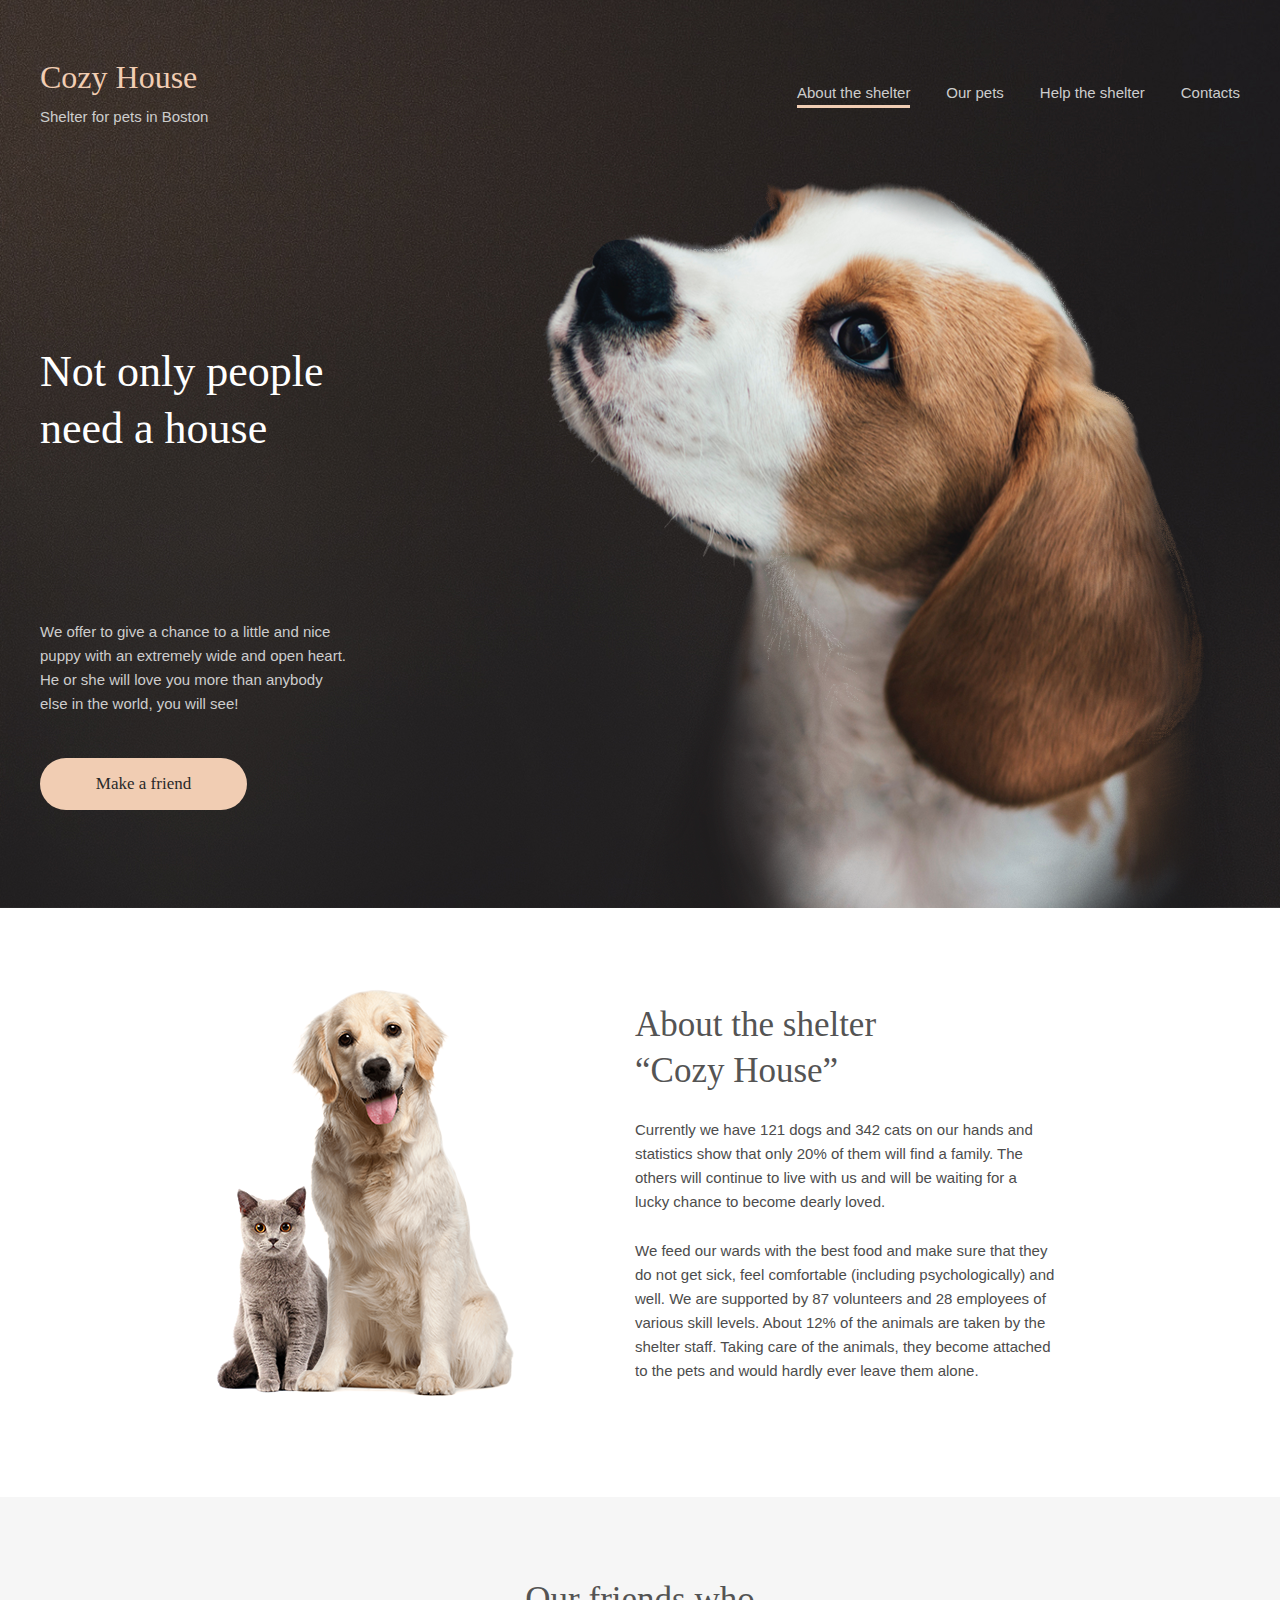
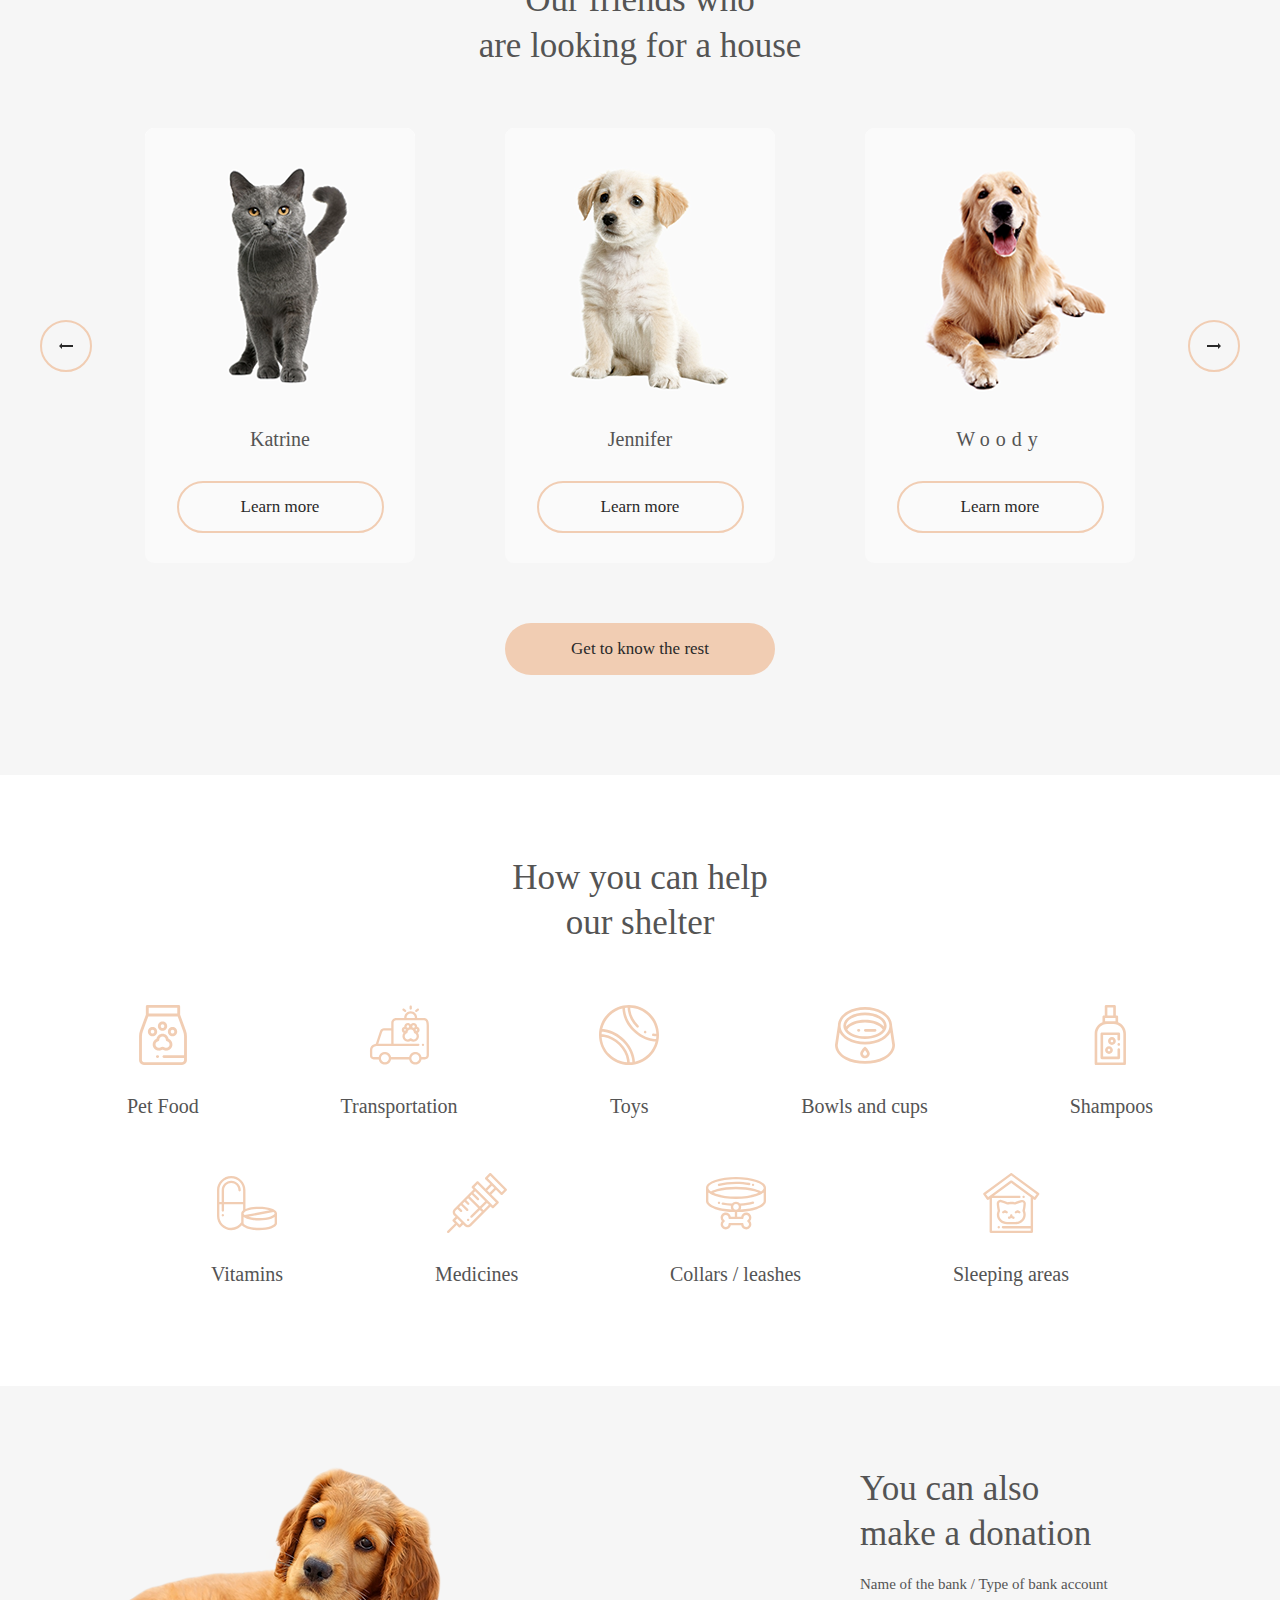
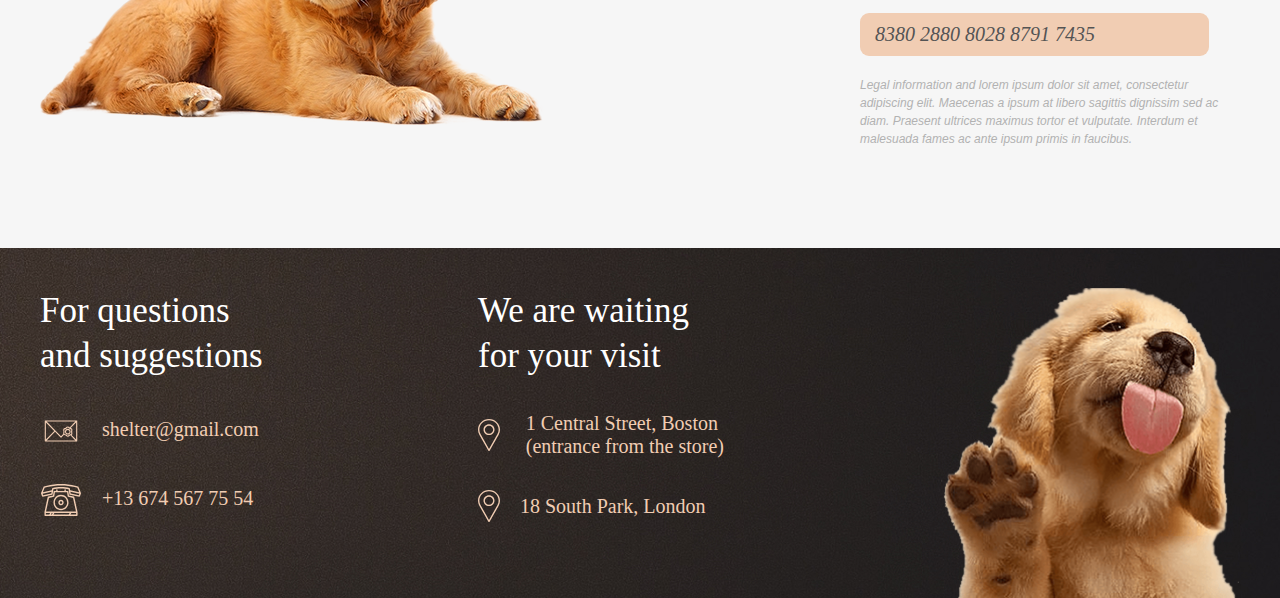
<file: Shelter/index.html>
<!DOCTYPE html>
<html lang="en">
  <head>
    <meta charset="UTF-8" />
    <meta http-equiv="X-UA-Compatible" content="IE=edge" />
    <meta name="viewport" content="width=device-width, initial-scale=1.0" />
    <title>About the shelter</title>
    <link rel="stylesheet" href="style.css" />
    <link rel="stylesheet" href="secondpage.html" />
    <script src="scripts.js" defer></script>
  </head>
  <body>
    <header>
      <div class="header-wrapper">
        <div class="header-wrapper__item">
          <a href="firstpage.html">
          <h1>Cozy House</h1>
          <p>Shelter for pets in Boston</p></a>
        </div>
        <div class="header-wrapper__item">
          <nav>
            <ul>
              <li class="pageone">
                <a href="firstpage.html">About the shelter</a>
              </li>
              <li><a href="secondpage.html">Our pets</a></li>
              <li><a href="#">Help the shelter</a></li>
              <li><a href="#">Contacts</a></li>
            </ul>
          </nav>
          <div class="mob-menu" ><img src="img/Burger.png" alt="burger" />
            <nav class="navi">
              <div class="qqq"><div class="to"><img class="qwe" src="img/Burger.png" alt="burger" /></div>
              <div class="top"><h1>Cozy House</h1>
          <p>Shelter for pets in Boston</p></div>
        </div>
              <ul class="mobik">
                <li class="pageone">
                  <a href="firstpage.html">About the shelter</a>
                </li>
                <li><a href="secondpage.html">Our pets</a></li>
                <li><a href="#">Help the shelter</a></li>
                <li><a href="#">Contacts</a></li>
              </ul>
            </nav>
        </div>
      </div>
    </header>
    <main>
      <section class="hero">
        <div class="container">
          <div class="cont">
            <div class="left">
              <h2>Not only people<br/> need a house<h2>
              <p>
                We offer to give a chance to a little and nice puppy with an
                extremely wide and open heart. He or she will love you more than
                anybody else in the world, you will see!
              </p>
              <button>Make a friend</button>
            </div>
            <div class="right"><img src="img/firstdog.png" alt="dog" /></div>
          </div>
        </div>
      </section>
      <section class="about">
        <div class="Abouttheshelter">
          <img src="img/about-pets.png" alt="catdog" />
        </div>
        <div class="contentabout">
          <h3>
            About the shelter <br />
            “Cozy House”
          </h3>
          <p class="one">
            Currently we have 121 dogs and 342 cats on our hands and statistics
            show that only 20% of them will find a family. The others will
            continue to live with us and will be waiting for a lucky chance to
            become dearly loved.
          </p>
          <p class="two">
            We feed our wards with the best food and make sure that they do not
            get sick, feel comfortable (including psychologically) and well. We
            are supported by 87 volunteers and 28 employees of various skill
            levels. About 12% of the animals are taken by the shelter staff.
            Taking care of the animals, they become attached to the pets and
            would hardly ever leave them alone.
          </p>
        </div>
      </section>
      <section class="friends">
      <div class="container">
          <h3>
            Our friends who<br>
            are looking for a house
          </h3>
          <div class="carusel">
            <button class="arrowleft">
              <img src="img/arrow_left.svg" alt="#" />
            </button>
            <div class="cale">
              <img src="img/pets-katrine.png" alt="pets-katrine" />
              <p>Katrine</p>
              <button class="c">Learn more</button>
            </div>
            <div class="cace">
              <img src="img/pets-jennifer.png" alt="pets-jennifer" />
              <p>Jennifer</p>
              <button class="c">Learn more</button>
            </div>
            <div class="cari">
              <img src="img/pets-woody.png" alt="pets-woody" />
              <p>Woody</p>
              <button class="c">Learn more</button>
            </div>
            <button class="arrowright">
              <img src="img/arrowright.svg#" alt="#" />
            </button>
          </div>
          <div class="but">
            <button>Get to know the rest</button>
          </div>
        </div>
        </section>
      <div class="container">
        <div class="canhelp">
          <h3>How you can help<br />our shelter</h3>
          <div class="flehelp">
            <div>
              <img src="img/icon-pet-food.svg" alt="#" />
              <p>Pet Food</p>
            </div>
            <div>
              <img src="img/icon-transportation.svg" alt="#" />
              <p>Transportation</p>
            </div>
            <div>
              <img src="img/icon-toys.svg" alt="#" />
              <p>Toys</p>
            </div>
            <div>
              <img src="img/icon-bowls-and-cups.svg" alt="#" />
              <p>Bowls and cups</p>
            </div>
            <div>
              <img src="img/icon-shampoos.svg" alt="#" />
              <p>Shampoos</p>
            </div>
            <div class="vi">
              <img src="img/icon-vitamins.svg" alt="#" />
              <p>Vitamins</p>
            </div>
            <div>
              <img src="img/icon-medicines.svg" alt="#" />
              <p>Medicines</p>
            </div>
            <div>
              <img src="img/icon-collars-leashes.svg" alt="#" />
              <p>Collars / leashes</p>
            </div>
            <div class="sl">
              <img src="img/icon-sleeping-area.svg" alt="#" />
              <p>Sleeping areas</p>
            </div>
          </div>
        </div>
      </div>
      <section class="don">
        <div class="container">
          <div class="wrap">
            <div class="leftdog">
              <img src="img/donation-dog.png" alt="#" />
            </div>
            <div class="rightcontent">
              <h3>You can also<br/> make a donation</h3>
              <h4>Name of the bank / Type of bank account</h4>
              <div class="card">
                <p>8380 2880 8028 8791 7435</p>
              </div>
              <p>
                Legal information and lorem ipsum dolor sit amet, consectetur
                adipiscing elit. Maecenas a ipsum at libero sagittis dignissim
                sed ac diam. Praesent ultrices maximus tortor et vulputate.
                Interdum et malesuada fames ac ante ipsum primis in faucibus.
              </p>
            </div>
          </div>
      </div>
    </section>
    </main>
    <footer>
      <div class="footer-wraper">
        <div class="container">
          <div class="contentfoot">
          <div class="foton">
            <h5>For questions<br> and suggestions</h5><div class="mail">
              <a href="mailto:shelter@gmail.com"
              ><img class="email" src="img/icon-email.svg" alt="#" />shelter@gmail.com</a></div>
              <div class="tel">
              <a href="tel:+136745677554"
              ><img class="tel" src="img/icon-phone.svg" alt="tel" />+13 674 567 75 54</a>
            </div>
          </div>
          <div class="fottw">
            <h5>We are waiting<br> for your visit</h5>
            <a href="https://www.google.com/maps/place/Center+Plaza/@42.3501347,-71.1087252,13z/data=!3m1!5s0x89e37a1b3b7859b7:0xbea62e440d76c86d!4m10!1m2!2m1!1s1+central+street+boston!3m6!1s0x89e37085215d1201:0xc34eff53266faf23!8m2!3d42.3597602!4d-71.0602111!15sChcxIGNlbnRyYWwgc3RyZWV0IGJvc3RvbloZIhcxIGNlbnRyYWwgc3RyZWV0IGJvc3RvbpIBBXBsYXphmgEjQ2haRFNVaE5NRzluUzBWSlEwRm5TVU5WYjFsdU9VTkJFQUXgAQA!16s%2Fg%2F11c6v9f_mv?entry=ttu">
              <div class="locationone">
              <div><img class="location" src="img/icon-marker.svg" alt="#"></div>
              <div><p>1 Central Street, Boston (entrance from the store)</p></div>
              </div></a>
              <a href="https://www.google.com/maps/place/South+Park+Studios/@51.4668093,-0.3460063,12z/data=!4m10!1m2!2m1!1s18+south+park+london!3m6!1s0x48760f7bf83d565b:0x9697b9c736a2d5a6!8m2!3d51.4668093!4d-0.193571!15sChQxOCBzb3V0aCBwYXJrIGxvbmRvbpIBGm9mZmljZV9zcGFjZV9yZW50YWxfYWdlbmN54AEA!16s%2Fg%2F1tdwddw_?entry=ttu">
              <div class="locationtwo">
              <div><img class="location" src="img/icon-marker.svg" alt="#" /></div>
                  <div><p>18 South Park, London</p></div>
                </div></a>
          </div>
          <div class="fottr">
            <img src="img/footer-puppy.png" alt="#">
          </div>
        </div>
      </div>
    </footer>
  </body>
</html>
</file>
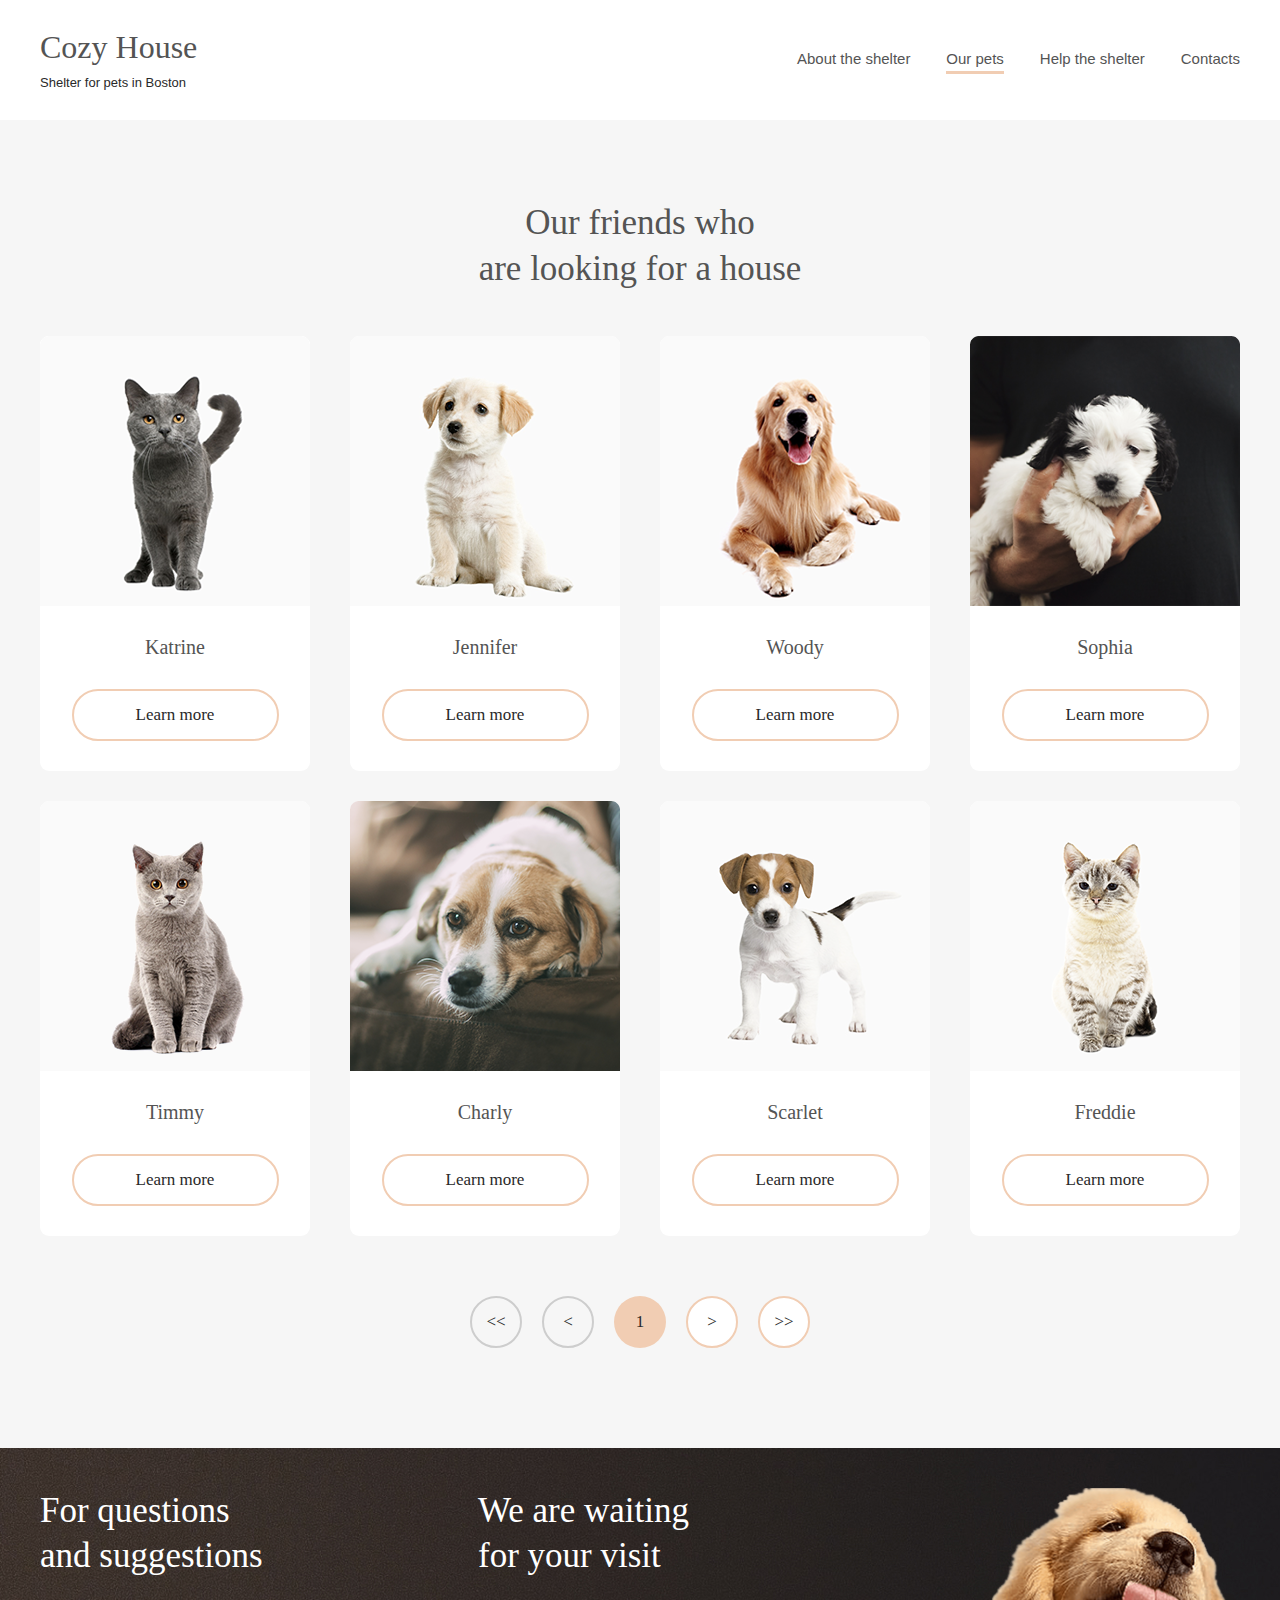
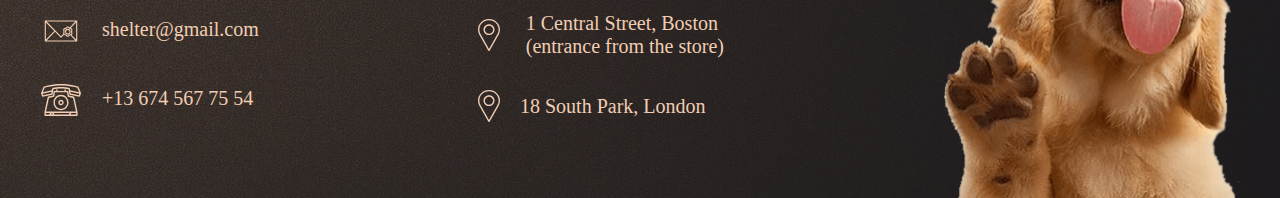
<file: Shelter/secondpage.html>
<!DOCTYPE html>
<html lang="en">
<head>
    <meta charset="UTF-8">
    <meta http-equiv="X-UA-Compatible" content="IE=edge">
    <meta name="viewport" content="width=device-width, initial-scale=1.0">
    <title>OUR PETS</title>
    <link rel="stylesheet" href="index.html">
    <link rel="stylesheet" href="style2.css">
</head>
<body>
    <header>
        <div class="container">
        <div class="header-wrapper">
            <div class="header-wrapper__item">
              <a href="index.html">
                <h1>Cozy House</h1>
                <p>Shelter for pets in Boston</p></a>
              </div>
              <div class="header-wrapper__item">
                <nav>
                  <ul>
                    <li class="pageone">
                      <a href="index.html">About the shelter</a>
                    </li>
                    <li class="pagetwo"><a href="secondpage.html">Our pets</a></li>
                    <li><a href="#">Help the shelter</a></li>
                    <li><a href="#">Contacts</a></li>
                  </ul>
                </nav>
                <div class="mob-menu"><img src="img/Burger (1).png" alt="burger" /></div>
              </div>
        </div>
    </div>
    </header>
    <main>
        <div class="main-wrapper">
            <div class="container">
                <section class="friends">
                    <h3>
                      Our friends who<br>
                      are looking for a house
                    </h3>
                    <div class="caruselka">
                      <div class="ca">
                        <img src="img/pets-katrine.png" alt="pets-katrine" />
                        <p>Katrine</p>
                        <button class="c">Learn more</button>
                      </div>
                      <div class="ca">
                        <img src="img/pets-jennifer.png" alt="pets-jennifer" />
                        <p>Jennifer</p>
                        <button class="c">Learn more</button>
                      </div>
                      <div class="ca">
                        <img src="img/pets-woody.png" alt="pets-woody" />
                        <p>Woody</p>
                        <button class="c">Learn more</button>
                      </div>
                      <div class="ca">
                        <img src="img/sophia.png" alt="pets-sophia" />
                        <p>Sophia</p>
                        <button class="c">Learn more</button>
                      </div>
                      <div class="ca">
                        <img src="img/pets-timmy.png" alt="pets-Timmy" />
                        <p>Timmy</p>
                        <button class="c">Learn more</button>
                    </div>
                      <div class="ca">
                        <img src="img/pets-charly.png" alt="pets-charly" />
                        <p>Charly</p>
                        <button class="c">Learn more</button>
                    </div>
                      <div class="ca">
                        <img src="img/pets-scarlet.png" alt="pets-scarlet" />
                        <p>Scarlet</p>
                        <button class="c">Learn more</button>
                    </div>
                      <div class="ca">
                        <img src="img/friedy.png" alt="pets-freddie" />
                        <p>Freddie</p>
                        <button class="c">Learn more</button>
                    </div>
                        
                    </div>
                    <div class="but">
                      <button class="buton"><<</button>
                      <button class="buttw"><</button>
                      <button class="buttr">1</button>
                      <button class="butfo">></button>
                      <button class="butfi">>></button>
                    </div>
                  </section>
            </div>
        </div>
    </main>
    <footer>
        <div class="footer-wraper">
            <div class="container">
              <div class="contentfoot">
              <div class="foton">
                <h5>For questions<br> and suggestions</h5><div class="mail">
                  <a href="mailto:shelter@gmail.com"
                  ><img class="email" src="img/icon-email.svg" alt="#" />shelter@gmail.com</a></div>
                  <div class="tel">
                  <a href="tel:+136745677554"
                  ><img class="tel" src="img/icon-phone.svg" alt="tel" />+13 674 567 75 54</a>
                </div>
              </div>
              <div class="fottw">
                <h5>We are waiting<br> for your visit</h5>
                <a href="https://www.google.com/maps/place/Center+Plaza/@42.3501347,-71.1087252,13z/data=!3m1!5s0x89e37a1b3b7859b7:0xbea62e440d76c86d!4m10!1m2!2m1!1s1+central+street+boston!3m6!1s0x89e37085215d1201:0xc34eff53266faf23!8m2!3d42.3597602!4d-71.0602111!15sChcxIGNlbnRyYWwgc3RyZWV0IGJvc3RvbloZIhcxIGNlbnRyYWwgc3RyZWV0IGJvc3RvbpIBBXBsYXphmgEjQ2haRFNVaE5NRzluUzBWSlEwRm5TVU5WYjFsdU9VTkJFQUXgAQA!16s%2Fg%2F11c6v9f_mv?entry=ttu">
                  <div class="locationone">
                  <div><img class="location" src="img/icon-marker.svg" alt="#"></div>
                  <div><p>1 Central Street, Boston (entrance from the store)</p></div>
                  </div></a>
                  <div class="locationtwo">
                    <a href="https://www.google.com/maps/place/South+Park+Studios/@51.4668093,-0.3460063,12z/data=!4m10!1m2!2m1!1s18+south+park+london!3m6!1s0x48760f7bf83d565b:0x9697b9c736a2d5a6!8m2!3d51.4668093!4d-0.193571!15sChQxOCBzb3V0aCBwYXJrIGxvbmRvbpIBGm9mZmljZV9zcGFjZV9yZW50YWxfYWdlbmN54AEA!16s%2Fg%2F1tdwddw_?entry=ttu">
                  <div><img class="location" src="img/icon-marker.svg" alt="#" /></div>
                      <div class="div">
                        <p>18 South Park, London</p></a>
                      </div>
                    </div>
              </div>
              <div class="fottr">
                <img src="img/footer-puppy.png" alt="#">
              </div>
            </div>
          </div>
        </footer>
    </footer>
</body>
</html>
</file>
<file: Shelter/style.css>
* {
  margin: 0;
  padding: 0;
  box-sizing: border-box;
}

img {
  display: block;
  max-width: 100%;
}
.to {
  display: flex;
  flex-direction: column;
}
.top {
  display: flex;
  flex-direction: column;
}
.qqq {
  display: flex;
  flex-direction: row-reverse;
  margin-left: 10px;
  margin-right: 10px;
  justify-content: space-between;
  padding-top: 30px;
}
header {
  width: 100%;
  padding: 60px 0;
  margin: auto;
  position: absolute;
  position: top 0;
}

.container {
  max-width: 1280px;
  margin: auto;
  padding-left: 40px;
  padding-right: 40px;
}

.don {
  background-color: #f6f6f6;
}

.cont {
  display: flex;
  max-width: 100%;
}

.header-wrapper {
  display: flex;
  justify-content: space-between;
  align-items: center;
  max-width: 1200px;
  margin: auto;
}

.mob-menu {
  display: none;
}
.mob-menu .navi {
  display: none;
  width: 320px;
  height: 865px;
  background-color: #292929;
  padding-left: 10px;
  padding-right: 10px;
}
.mob-menu.open .navi {
  display: block;
}
.navi h1 {
  color: #f1cdb3;
  font-family: Georgia, "Times New Roman", Times, serif;
  font-weight: 400;
  font-size: 32px;
  line-height: 35px;
}
.navi p {
  color: #ffffff;
  font-family: Arial, Helvetica, sans-serif;
  font-weight: 400;
  font-size: 13px;
  line-height: 15px;
}

.header-wrapper__item h1 {
  color: #f1cdb3;
  font-family: Georgia;
  font-weight: 400;
  font-size: 32px;
  line-height: 35px;
  letter-spacing: 6%;
  vertical-align: center;
  margin-bottom: 10px;
  padding-right: 10px;
}

.header-wrapper__item ul {
  list-style: none;
  display: flex;
  justify-content: space-between;
  width: 443px;
  vertical-align: auto;
}

ul.mobik {
  display: flex;
  flex-direction: column;
  width: 320px;
  align-items: center;
  row-gap: 40px;
  padding-right: 10px;
}

.mob-menu p {
  color: #f6f6f6;
  font-family: "Segoe UI", Tahoma, Geneva, Verdana, sans-serif;
}
.header-wrapper__item a {
  text-decoration: none;
  color: #cdcdcd;
  font-family: Arial;
  font-weight: 400;
  font-size: 15px;
  line-height: 24px;
}

a:active {
  cursor: pointer;
}
a:hover {
  color: #fafafa;
}
.pageone {
  border-bottom: #f1cdb3 solid 3px;
}

.hero {
  display: flex;
  justify-content: space-between;
  padding-top: 180px;
  margin: auto;
  background: url(img/start-screen-background.jpg),
    radial-gradient(#5b483a, #262425);
  background-size: cover;
}

.hero h2 {
  max-width: 310px;
  margin-top: 163px;
  color: #ffffff;
  font-family: Georgia;
  font-weight: 400;
  font-size: 44px;
  line-height: 57px;
  vertical-align: middle;
}

.hero p {
  max-width: 460px;
  margin-top: 42px;
  color: #cdcdcd;
  font-family: Arial;
  font-weight: 400;
  font-size: 15px;
  line-height: 24px;
  vertical-align: middle;
  margin-bottom: 42px;
}

.left {
  width: 460px;
  margin-right: 42px;
}

.right {
  display: flex;
  margin-right: 0;
  max-width: 698px;
}

button {
  color: #292929;
  background-color: #f1cdb3;
  width: 207px;
  height: 52px;
  font-family: Georgia;
  font-weight: 400;
  font-size: 17px;
  line-height: 22px;
  vertical-align: top;
  letter-spacing: 6%;
  border: none;
  border-radius: 100px;
  cursor: pointer;
  align-items: flex-start;
}

button:hover {
  background-color: #fddcc4;
}

.contentabout {
  max-width: 430px;
  margin-top: 80px;
}

.about {
  display: flex;
  align-items: center;
  margin: auto;
  max-width: 1200px;
}

.Abouttheshelter {
  margin: 80px 120px 100px 175px;
}

.contentabout {
  padding-right: 10px;
}

.contentabout h3 {
  max-width: 370px;
  color: #545454;
  font-family: Georgia;
  font-weight: 400;
  font-size: 35px;
  line-height: 45.5px;
  vertical-align: top;
  margin-top: 14px;
  margin-bottom: 25px;
}

.one {
  max-width: 430px;
  color: #4c4c4c;
  font-family: Arial;
  font-weight: 400;
  font-size: 15px;
  line-height: 24px;
  vertical-align: center;
  margin-bottom: 25px;
}

.two {
  max-width: 430px;
  color: #4c4c4c;
  font-family: Arial;
  font-weight: 400;
  font-size: 15px;
  line-height: 24px;
  vertical-align: center;
  margin-bottom: 114px;
}

.carusel {
  display: flex;
  justify-content: space-evenly;
  text-align: center;
  padding-left: 15px;
  padding-right: 15px;
  margin-bottom: 60px;
  position: relative;
}

.cale {
  max-width: 270px;
  background-color: #fafafa;
  padding-bottom: 30px;
  border-radius: 9px;
  font-size: 20px;
  line-height: 23px;
  vertical-align: center;
  letter-spacing: 6%;
  color: #545454;
}

.cace {
  max-width: 270px;
  background-color: #fafafa;
  padding-bottom: 30px;
  font-size: 20px;
  border-radius: 9px;
  line-height: 23px;
  vertical-align: center;
  letter-spacing: 6%;
  color: #545454;
}

.cari {
  max-width: 270px;
  background-color: #fafafa;
  padding-bottom: 30px;
  font-size: 20px;
  border-radius: 9px;
  line-height: 23px;
  vertical-align: middle;
  letter-spacing: 6px;
  color: #545454;
}
.cale:hover {
  cursor: pointer;
  background-color: #ffffff;
}
.cace:hover {
  cursor: pointer;
  background-color: #ffffff;
}
.cari:hover {
  cursor: pointer;
  background-color: #ffffff;
}
.friends {
  background-color: #f6f6f6;
}

.friends h3 {
  text-align: center;
  padding-top: 80px;
  padding-bottom: 60px;
  color: #545454;
  font-family: Georgia;
  font-weight: 400;
  font-size: 35px;
  line-height: 45.5px;
  letter-spacing: 6%;
  vertical-align: center;
  max-width: 400px;
  margin: auto;
}

.but {
  display: flex;
  justify-content: center;
  padding-bottom: 100px;
}

.but button {
  width: 270px;
}

.arrowleft {
  width: 52px;
  height: 52px;
  background-color: transparent;
  position: absolute;
  left: 0;
  top: 50%;
  transform: translateY(-50%);
  cursor: pointer;
}

.arrowright {
  width: 52px;
  height: 52px;
  background-color: transparent;
  position: absolute;
  position: right;
  right: 0;
  top: 50%;
  transform: translateY(-50%);
  cursor: pointer;
}

.carusel p {
  padding-top: 30px;
  padding-bottom: 30px;
}

button.c {
  background: none;
  border: solid 2px #f1cdb3;
}

button.c:hover {
  background-color: #fddcc4;
}

.canhelp {
  width: 1026px;
  padding-top: 80px;
  padding-bottom: 100px;
  margin: auto;
}

.canhelp img {
  margin: auto;
  width: 60px;
  height: 60px;
}

.canhelp h3 {
  font-weight: 400;
  font-size: 35px;
  line-height: 45px;
  vertical-align: center;
  letter-spacing: 6%;
  color: #545454;
  text-align: center;
  padding-bottom: 60px;
}

.canhelp p {
  padding-top: 30px;
  font-weight: 400;
  font-size: 20px;
  line-height: 23px;
  text-align: center;
  letter-spacing: 6%;
  color: #545454;
}

.canhelp img {
  max-width: 100%;
}

.flehelp {
  display: flex;
  flex-wrap: wrap;
  gap: 120px;
  row-gap: 55px;
  justify-content: space-between;
}

.vi {
  margin-left: 84px;
}

.sl {
  margin-right: 84px;
}

.wrap {
  width: 100%;
  padding-top: 80px;
  padding-bottom: 100px;
  margin: auto;
  display: flex;
  justify-content: space-between;
}

.leftdog {
  max-width: 505px;
  background-size: cover;
}

.rightcontent {
  max-width: 380px;
}

.rightcontent img {
  max-width: 349px;
  align-items: flex-start;
}

.rightcontent h3 {
  font-weight: 400;
  font-size: 35px;
  line-height: 45px;
  vertical-align: center;
  letter-spacing: 6%;
  color: #545454;
  margin-bottom: 20px;
}

.rightcontent h4 {
  font-weight: 400;
  font-size: 15px;
  line-height: 17px;
  vertical-align: center;
  letter-spacing: 6%;
  color: #545454;
  margin-bottom: 20px;
}

.rightcontent p {
  font-family: Arial;
  font-style: italic;
  font-weight: 400;
  font-size: 12px;
  line-height: 18px;
  vertical-align: center;
  color: #b2b2b2;
  margin-top: 20px;
}

.footer-wraper {
  margin: auto;
  background: url(img/start-screen-background.jpg),
    radial-gradient(#5b483a, #262425);
  background-size: cover;
}

.contentfoot {
  display: flex;
  justify-content: space-between;
  flex-wrap: nowrap;
  padding-top: 40px;
  gap: 160px;
}

.contentfoot h5 {
  font-weight: 400;
  font-size: 35px;
  line-height: 45px;
  vertical-align: top;
  letter-spacing: 6%;
  color: #ffffff;
}

.foton {
  width: 278px;
}

.fottw {
  width: 302px;
}

.fottr {
  width: 300px;
}

.mail {
  margin-top: 40px;
  margin-bottom: 40px;
}

.mail img {
  display: inline;
  margin-right: 20px;
  vertical-align: middle;
  width: 42px;
  height: 26px;
}

.mail a {
  color: #f1cdb3;
  text-decoration: none;
  display: block;
  font-weight: 400;
  font-size: 20px;
  line-height: 23px;
  letter-spacing: 6%;
  font-family: Georgia;
}

.tel a {
  text-decoration: none;
  color: #f1cdb3;
  font-weight: 400;
  font-size: 20px;
  line-height: 23px;
  vertical-align: middle;
  letter-spacing: 6%;
  font-family: Georgia;
}

.tel img {
  display: inline;
  margin-right: 20px;
  vertical-align: middle;
  width: 42px;
  height: 32px;
}

.fottw a {
  text-decoration: none;
  color: #f1cdb3;
  font-weight: 400;
  font-size: 20px;
  line-height: 23px;
  vertical-align: middle;
  letter-spacing: 6%;
  font-family: Georgia;
}

.locationtwo {
  display: flex;
  align-items: center;
}

.locationtwo p {
  display: inline-block;
  color: #f1cdb3;
  font-weight: 400;
  font-size: 20px;
  line-height: 23px;
  vertical-align: middle;
  letter-spacing: 6%;
  font-family: Georgia;
}

.locationtwo img {
  display: inline-block;
  vertical-align: middle;
  margin-right: 20px;
}

.locationone p {
  display: inline-block;
  color: #f1cdb3;
  font-weight: 400;
  font-size: 20px;
  line-height: 23px;
  vertical-align: middle;
  letter-spacing: 6%;
  font-family: Georgia;
  margin-left: 20px;
}

.locationone {
  margin-top: 34px;
  margin-bottom: 32px;
  display: flex;
  align-items: center;
}

.locationone img {
  width: 22px;
  height: 32px;
  margin-right: 20px;
}
.card {
  max-width: 349px;
  padding: 10px 15px;
  background: #f1cdb3;
  border-radius: 9px;
  margin-right: 31px;
}
.card p::before {
  content: url(img/credit-card\\(1\).svg);
  vertical-align: middle;
  margin-right: 15px;
}
.card p {
  font-family: Georgia;
  font-weight: 400;
  font-size: 20px;
  line-height: 23px;
  letter-spacing: 6%;
  vertical-align: middle;
  margin: 0;
  color: #545454;
}

@media (max-width: 1232px) {
  .contentfoot {
    flex-wrap: wrap;
    justify-content: center;
    row-gap: 65px;
  }
  .wrap {
    flex-direction: column-reverse;
    align-items: center;
  }
  .rightcontent {
    margin-bottom: 60px;
  }
  .leftdog img {
    max-width: 100%;
  }
  .canhelp {
    width: 630px;
    margin: auto;
  }
  .flehelp {
    gap: 60px;
  }
  .flehelp div {
    width: 170px;
  }
  .vi {
    margin-left: 0;
  }
  .sl {
    margin-right: 0;
  }
  .hero {
    display: flex;
    flex-direction: column;
  }
  .cont {
    flex-direction: column;
  }
  .container {
    padding-left: 30px;
    padding-right: 30px;
  }
  .hero h2 {
    margin-top: 0;
  }
  .left {
    margin: auto;
    display: flex;
    flex-direction: column;
  }
  .right {
    margin-top: 100px;
    margin-right: 0;
    justify-content: flex-end;
  }
  .right img {
    width: 100%;
  }
  .header-wrapper {
    padding-left: 30px;
    padding-right: 30px;
  }
  .left button {
    margin: auto;
  }
  .arrowleft img {
    max-width: 100%;
  }
  .arrowright img {
    max-width: 100%;
  }
  .about {
    margin-top: 80px;
  }
  .contentabout {
    margin: 80px 139px 0 139px;
  }
  .contentabout h3 {
    margin-top: 0;
  }
  .about {
    margin-left: 30px;
    margin-right: 30px;
    flex-direction: column-reverse;
  }
  .two {
    margin-bottom: 0;
  }
  .Abouttheshelter {
    margin-left: 69px;
    margin-right: 69px;
  }
  .cari {
    display: none;
  }
}
@media (max-width: 745px) {
  .wrap {
    padding-bottom: 0;
  }
  .card {
    width: 280px;
  }
  .card p {
    font-family: Georgia;
    font-weight: 400;
    font-size: 15px;
    line-height: 17px;
    vertical-align: middle;
    margin: 0;
    color: #545454;
  }
  .contentfoot {
    flex-wrap: nowrap;
    align-items: center;
    justify-content: center;
    flex-direction: column;
    text-align: center;
    gap: 0px;
    row-gap: 40px;
  }
  .contentfoot h5 {
    font-weight: 400;
    font-size: 25px;
    line-height: 32px;
    vertical-align: top;
    letter-spacing: 6%;
    max-width: 200px;
    margin: auto;
  }
  .locationone p {
    text-align: left;
  }
  .fottr img {
    margin: auto;
  }

  .leftdog {
    max-width: 260px;
  }
  .rightcontent h3 {
    text-align: center;
    font-weight: 400;
    font-size: 25px;
    line-height: 32px;
    vertical-align: middle;
    letter-spacing: 6%;
    color: #545454;
    margin-bottom: 20px;
  }
  .rightcontent h4 {
    font-weight: 400;
    font-size: 15px;
    line-height: 24px;
    vertical-align: center;
    letter-spacing: 6%;
    max-width: 274px;
    margin: auto;
    color: #545454;
    text-align: center;
    padding-bottom: 20px;
  }
  .rightcontent p {
    text-align: justify;
  }
  .rightcontent img {
    max-width: 281px;
    margin: auto;
  }
  .rightcontent {
    max-width: 300px;
    padding-left: 10px;
    padding-right: 10px;
  }
  .canhelp {
    width: 290px;
    padding-bottom: 0;
    margin-bottom: 42px;
    padding-top: 42px;
  }
  .flehelp {
    gap: 30px;
  }
  .flehelp div {
    width: 130px;
    height: 87px;
    margin-bottom: 20px;
  }
  .mob-menu {
    display: inline;
  }
  header {
    padding-top: 0;
  }
  nav {
    display: none;
  }
  .container {
    flex-direction: column;
    padding-left: 10px;
    padding-right: 10px;
    max-width: 320px;
  }
  .carusel {
    position: relative;
    margin-bottom: 114px;
  }
  .hero {
    padding-top: 150px;
    text-align: center;
  }
  .header-wrapper {
    padding-left: 10px;
    padding-right: 10px;
  }
  .header-wrapper__item h1 {
    color: #f1cdb3;
    font-family: Georgia;
    font-weight: 400;
    font-size: 25px;
    line-height: 32.5px;
    letter-spacing: 6%;
    text-align: center;
  }
  .hero h2 {
    color: #ffffff;
    font-family: Georgia;
    font-weight: 400;
    font-size: 25px;
    line-height: 32.5px;
    text-align: center;
  }
  .hero p {
    vertical-align: center;
  }
  .button {
    margin-bottom: 105px;
  }
  .left h2 {
    margin: auto;
  }
  .left {
    max-width: 300px;
  }
  .leftdog {
    padding-bottom: 42px;
  }
  .right {
    max-width: 300px;
    margin: auto;
    margin-top: 105px;
    justify-content: flex-end;
  }
  .hero img {
    width: 100%;
  }
  .mob-menu {
    margin-right: 53px;
    vertical-align: middle;
  }
  .mob-menu img {
    padding-top: 19px;
  }
  .cace {
    display: none;
  }
  .about {
    margin-left: 10px;
    margin-right: 10px;
    max-width: 300px;
    margin-top: 42px;
    flex-direction: column-reverse;
  }
  .Abouttheshelter {
    display: flex;
    justify-content: center;
    margin: 42px 20px 0 20px;
    max-width: 300px;
    padding-bottom: 42px;
  }
  .contentabout {
    margin: auto;
    width: 300px;
    padding-left: 15px;
    padding-right: 15px;
    text-align: justify;
  }
  .about {
    margin: auto;
    padding-top: 80px;
  }
  .contentabout {
    margin-top: 0;
  }
  .contentabout p {
    max-width: 100%;
  }
  .one {
    margin-bottom: 22px;
  }
  .arrowleft {
    position: none;
    top: 453px;
    left: 58px;
    transform: none;
  }
  .arrowright {
    position: none;
    top: 453px;
    right: 58px;
    transform: none;
  }
  .but {
    padding-bottom: 42px;
  }
  .contentabout h3 {
    width: 270px;
    color: #545454;
    font-family: Georgia;
    font-weight: 400;
    font-size: 25px;
    line-height: 32.5px;
    text-align: center;
    margin-bottom: 25px;
  }
  .friends h3 {
    width: 300px;
    color: #545454;
    font-family: Georgia;
    font-weight: 400;
    font-size: 25px;
    line-height: 32.5px;
    text-align: center;
  }
  .canhelp h3 {
    width: 300px;
    color: #545454;
    font-family: Georgia;
    font-weight: 400;
    font-size: 25px;
    line-height: 32.5px;
    text-align: center;
  }
  .header-wrapper__item h1 {
    text-align: left;
  }
  .mob-menu {
    padding-left: 10px;
    padding-right: 10px;
  }
  .navi h1 {
    color: #f1cdb3;
    font-family: Georgia, "Times New Roman", Times, serif;
    font-weight: 400;
    font-size: 32px;
    line-height: 35px;
  }
  .navi p {
    color: #ffffff;
    font-family: Arial, Helvetica, sans-serif;
    font-weight: 400;
    font-size: 13px;
    line-height: 15px;
    margin-bottom: 158px;
  }

  .mobik li a {
    color: #fafafa;
    font-family: Arial, Helvetica, sans-serif;
    font-weight: 400;
    font-size: 32px;
    line-height: 51px;
  }
  .header-wrapper__item {
    margin-top: 0;
    padding-top: 30px;
    position: relative;
  }
  .navi {
    position: absolute;
    top: 0;
    left: -240px;
  }
}
</file>
<file: Shelter/style2.css>
* {
  margin: 0;
  padding: 0;
  box-sizing: border-box;
}

img {
  display: block;
  max-width: 100%;
}

header {
  width: 100%;
  margin: auto;
}
.container {
  max-width: 1280px;
  margin: auto;
  padding-left: 40px;
  padding-right: 40px;
}
.don {
  background-color: #f6f6f6;
}

.cont {
  display: flex;
  max-width: 100%;
}

.header-wrapper {
  display: flex;
  justify-content: space-between;
  align-items: center;
  max-width: 1200px;
  margin: auto;
}

.mob-menu {
  display: none;
}
.header-wrapper {
  padding-top: 30px;
  padding-bottom: 30px;
}
.header-wrapper__item h1 {
  color: #545454;
  font-family: Georgia;
  font-weight: 400;
  font-size: 32px;
  line-height: 35px;
  letter-spacing: 6%;
  vertical-align: center;
  margin-bottom: 10px;
  padding-right: 10px;
}

.header-wrapper__item p {
  color: #292929;
  font-family: Arial;
  font-weight: 400;
  font-size: 13px;
  line-height: 15px;
  letter-spacing: 10%;
  vertical-align: center;
}

.header-wrapper__item ul {
  list-style: none;
  display: flex;
  justify-content: space-between;
  width: 443px;
  vertical-align: auto;
}

.header-wrapper__item a {
  text-decoration: none;
  color: #545454;
  font-family: Arial;
  font-weight: 400;
  font-size: 15px;
  line-height: 24px;
  vertical-align: top;
}

a:active {
  cursor: pointer;
}

.pagetwo {
  border-bottom: #f1cdb3 solid 3px;
}

button:hover {
  background-color: #fddcc4;
}
.main-wrapper {
  background: #f6f6f6;
  background-size: cover;
}
.contentabout {
  max-width: 400px;
}
.friends h3 {
  text-align: center;
  padding-top: 80px;
  padding-bottom: 45px;
  color: #545454;
  font-family: Georgia;
  font-weight: 400;
  font-size: 35px;
  line-height: 45.5px;
  letter-spacing: 6%;
  vertical-align: center;
  max-width: 400px;
  margin: auto;
}

.caruselka {
  display: flex;
  flex-wrap: wrap;
  justify-content: space-between;
  text-align: center;
  margin-bottom: 60px;
  row-gap: 30px;
}
.ca {
  max-width: 270px;
  background-color: #ffffff;
  padding-bottom: 30px;
  font-size: 20px;
  line-height: 23px;
  vertical-align: center;
  letter-spacing: 6%;
  color: #545454;
  border-radius: 9px;
}
.friends {
  background-color: #f6f6f6;
}
.ca p {
  padding: 30px 0;
}
.but {
  display: flex;
  justify-content: center;
  padding-bottom: 100px;
  gap: 20px;
}
.but button {
  width: 52px;
}
button {
  color: #292929;
  background-color: #f1cdb3;
  width: 207px;
  height: 52px;
  font-family: Georgia;
  font-weight: 400;
  font-size: 17px;
  line-height: 22px;
  vertical-align: top;
  letter-spacing: 6%;
  border: none;
  border-radius: 100px;
  cursor: pointer;
  align-items: flex-start;
}
.buton {
  border: 2px solid #cdcdcd;
  background-color: #f6f6f6;
}
.buton:hover {
  background-color: #f6f6f6;
}
.buttw {
  border: 2px solid #cdcdcd;
  background-color: #f6f6f6;
}
.buttw:hover {
  background-color: #f6f6f6;
}

.arrowleft {
  width: 52px;
  height: 52px;
  background-color: #ffffff;
  position: absolute;
  left: 0;
  top: 50%;
  transform: translateY(-50%);
  cursor: pointer;
}
.butfo {
  border: 2px solid #f1cdb3;
  background-color: #ffffff;
}
.butfi {
  border: 2px solid #f1cdb3;
  background-color: #ffffff;
}

.carusel p {
  padding-top: 30px;
  padding-bottom: 30px;
}

button.c {
  background: none;
  border: solid 2px #f1cdb3;
}

button.c:hover {
  background-color: #fddcc4;
}
.footer-wraper {
  margin: auto;
  background: url(img/start-screen-background.jpg),
    radial-gradient(#5b483a, #262425);
  background-size: cover;
}

.contentfoot {
  display: flex;
  justify-content: space-between;
  flex-wrap: nowrap;
  padding-top: 40px;
  gap: 160px;
}

.contentfoot h5 {
  font-weight: 400;
  font-size: 35px;
  line-height: 45px;
  vertical-align: top;
  letter-spacing: 6%;
  color: #ffffff;
}

.foton {
  width: 278px;
}

.fottw {
  width: 302px;
}

.fottr {
  width: 300px;
}

.mail {
  margin-top: 40px;
  margin-bottom: 40px;
}

.mail img {
  display: inline;
  margin-right: 20px;
  vertical-align: middle;
  width: 42px;
  height: 26px;
}

.mail a {
  color: #f1cdb3;
  text-decoration: none;
  display: block;
  font-weight: 400;
  font-size: 20px;
  line-height: 23px;
  letter-spacing: 6%;
  font-family: Georgia;
}

.tel a {
  text-decoration: none;
  color: #f1cdb3;
  font-weight: 400;
  font-size: 20px;
  line-height: 23px;
  vertical-align: middle;
  letter-spacing: 6%;
  font-family: Georgia;
}

.tel img {
  display: inline;
  margin-right: 20px;
  vertical-align: middle;
  width: 42px;
  height: 32px;
}

.fottw a {
  text-decoration: none;
  color: #f1cdb3;
  font-weight: 400;
  font-size: 20px;
  line-height: 23px;
  vertical-align: middle;
  letter-spacing: 6%;
  font-family: Georgia;
}

.locationtwo {
  display: flex;
  align-items: center;
}

.locationtwo p {
  display: inline-block;
  color: #f1cdb3;
  font-weight: 400;
  font-size: 20px;
  line-height: 23px;
  vertical-align: middle;
  letter-spacing: 6%;
  font-family: Georgia;
}

.locationtwo img {
  display: inline-block;
  vertical-align: middle;
  margin-right: 20px;
}

.locationone p {
  display: inline-block;
  color: #f1cdb3;
  font-weight: 400;
  font-size: 20px;
  line-height: 23px;
  vertical-align: middle;
  letter-spacing: 6%;
  font-family: Georgia;
  margin-left: 20px;
}

.locationone {
  margin-top: 34px;
  margin-bottom: 32px;
  display: flex;
  align-items: center;
}

.locationone img {
  width: 22px;
  height: 32px;
  margin-right: 20px;
}

@media (max-width: 1232px) {
  .container {
    max-width: 768px;
    margin: auto;
    padding-left: 30px;
    padding-right: 30px;
  }
  .caruselka {
    max-width: 580px;
    margin: auto;
    padding-bottom: 40px;
  }
  .but {
    padding-bottom: 76px;
  }
  .contentfoot {
    flex-wrap: wrap;
    justify-content: center;
    row-gap: 65px;
    gap: 60px;
    padding-top: 30px;
  }
}
@media (max-width: 745px) {
  .contentfoot {
    flex-wrap: nowrap;
    align-items: center;
    justify-content: center;
    flex-direction: column;
    text-align: center;
    gap: 0px;
    row-gap: 40px;
  }
  .contentfoot h5 {
    font-weight: 400;
    font-size: 25px;
    line-height: 32px;
    vertical-align: top;
    letter-spacing: 6%;
    max-width: 200px;
    margin: auto;
  }
  .locationone p {
    text-align: left;
  }
  .fottr img {
    margin: auto;
  }
  .wrap {
    max-width: 300px;
    padding: 42px 0;
  }
  .leftdog {
    max-width: 260px;
  }
  .rightcontent h3 {
    text-align: center;
    font-weight: 400;
    font-size: 25px;
    line-height: 32px;
    vertical-align: center;
    letter-spacing: 6%;
    color: #545454;
    margin-bottom: 20px;
  }
  .rightcontent h4 {
    font-weight: 400;
    font-size: 15px;
    line-height: 24px;
    vertical-align: center;
    letter-spacing: 6%;
    max-width: 274px;
    margin: auto;
    color: #545454;
    text-align: center;
    padding-bottom: 20px;
  }
  .rightcontent img {
    max-width: 281px;
    margin: auto;
  }
  .rightcontent p {
    max-width: 280px;
    font-family: Arial;
    font-style: italic;
    font-weight: 400;
    font-size: 12px;
    line-height: 18px;
    vertical-align: center;
    color: #b2b2b2;
    text-align: justify;
  }
  .canhelp {
    width: 290px;
    padding-bottom: 0;
    margin-bottom: 42px;
    padding-top: 42px;
  }
  .flehelp {
    gap: 30px;
  }
  .flehelp div {
    width: 130px;
    height: 87px;
    margin-bottom: 20px;
  }
  .mob-menu {
    display: inline;
  }
  header {
    padding: 30px 0;
  }
  nav {
    display: none;
  }
  .container {
    flex-direction: column;
    padding-left: 10px;
    padding-right: 10px;
    max-width: 320px;
  }
  .caruselka {
    justify-content: center;
    row-gap: 30px;
  }
  .button {
    margin-bottom: 105px;
  }
  .mob-menu {
    margin-right: 53px;
    vertical-align: middle;
  }
  .mob-menu img {
    padding-top: 19px;
  }
  .but {
    padding-bottom: 42px;
  }
  .friends h3 {
    font-size: 25px;
    line-height: 32px;
    padding-bottom: 42px;
  }
}
</file>
